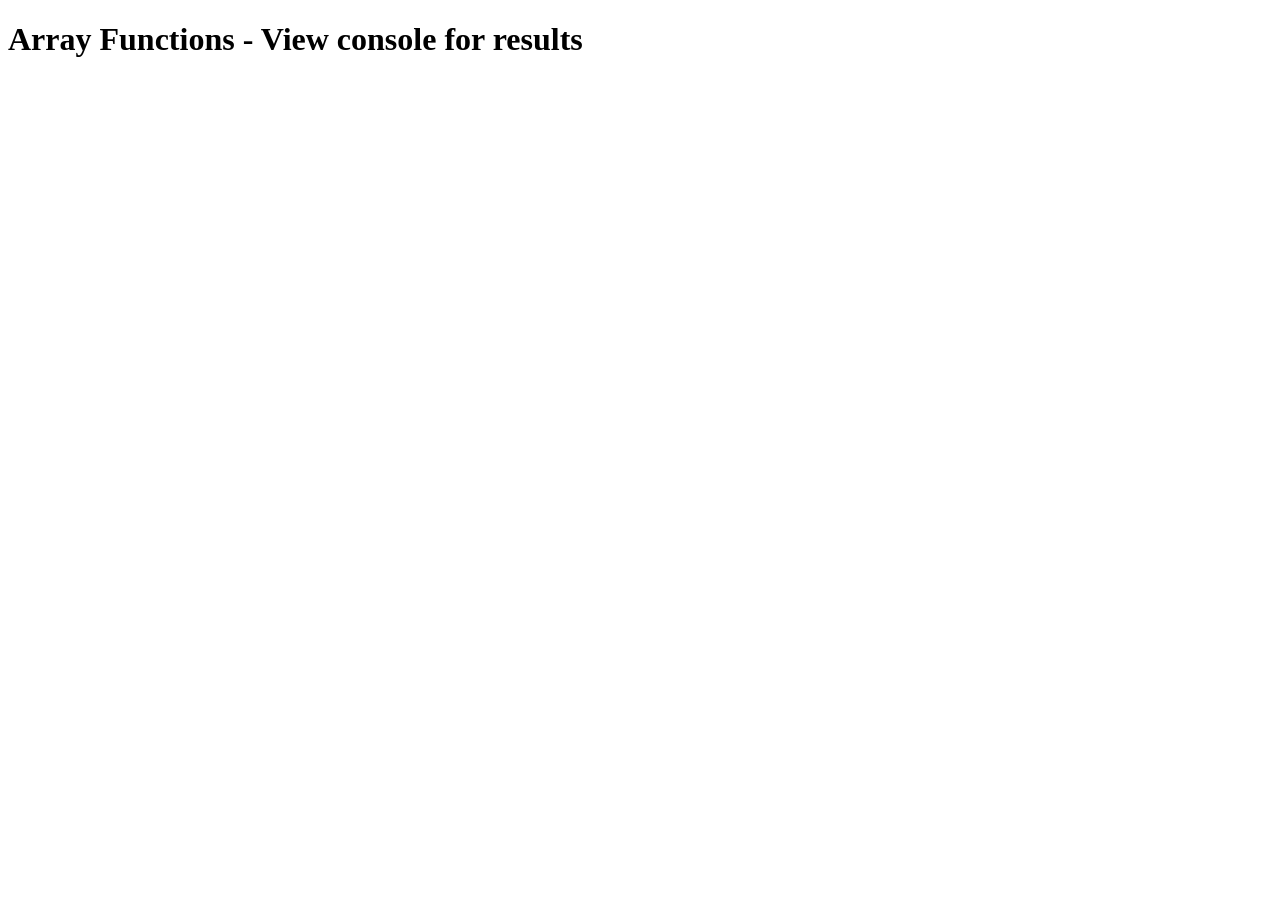
<file: f2020-chapter10/lab10-ex01.html>
<!DOCTYPE html>
<html>
<head>
   <meta charset="utf-8"/>  
    <title>Lab 10</title>   
    <script src="js/lab10-ex01.js"></script>
</head>
<body>

<h1>Array Functions - View console for results</h1>
</body>
</html>
</file>
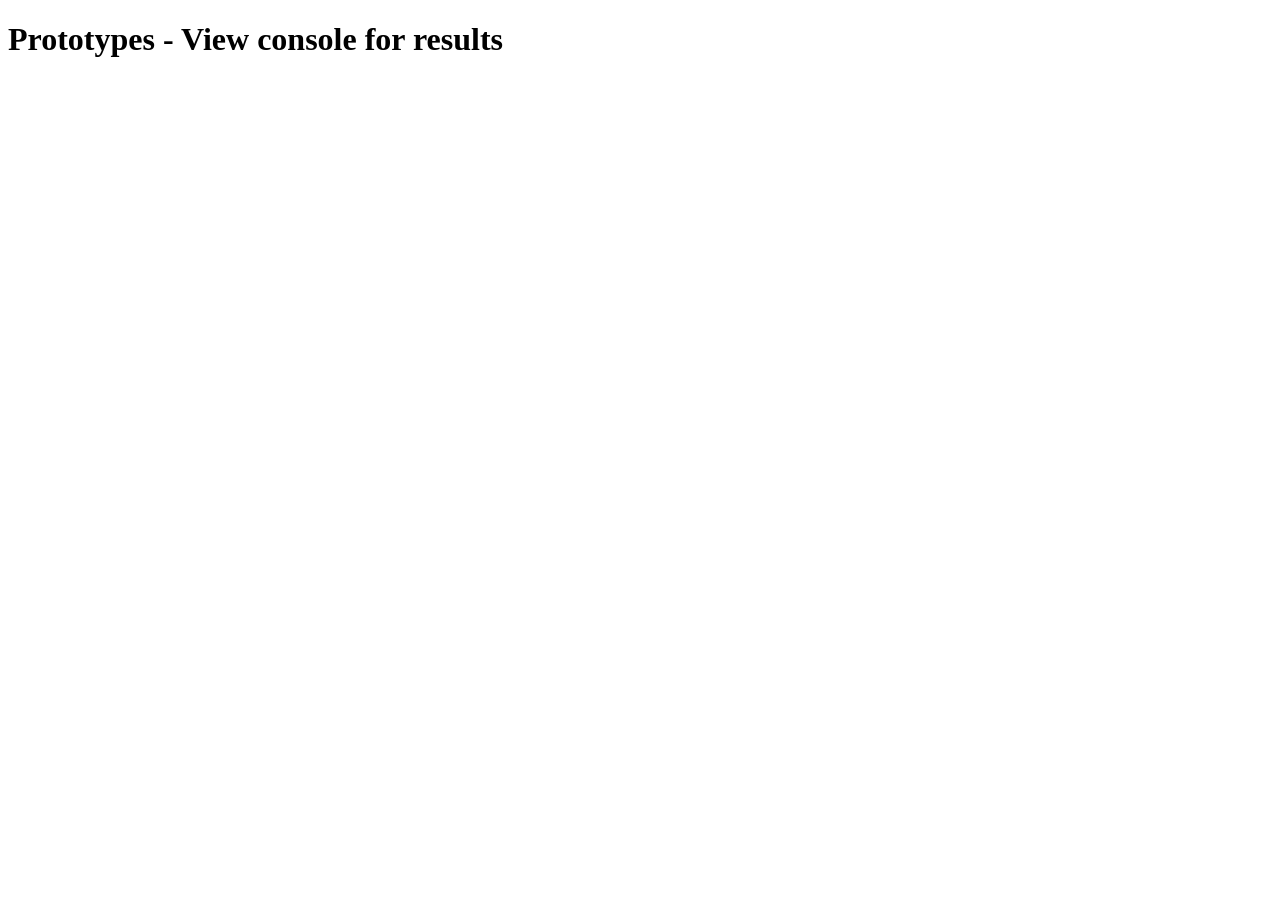
<file: f2020-chapter10/lab10-ex02.html>
<!DOCTYPE html>
<html>
<head>
   <meta charset="utf-8"/>  
    <title>Lab 10</title>   
    <script src="js/lab10-ex02.js"></script>
</head>
<body>

<h1>Prototypes - View console for results</h1>
</body>
</html>
</file>
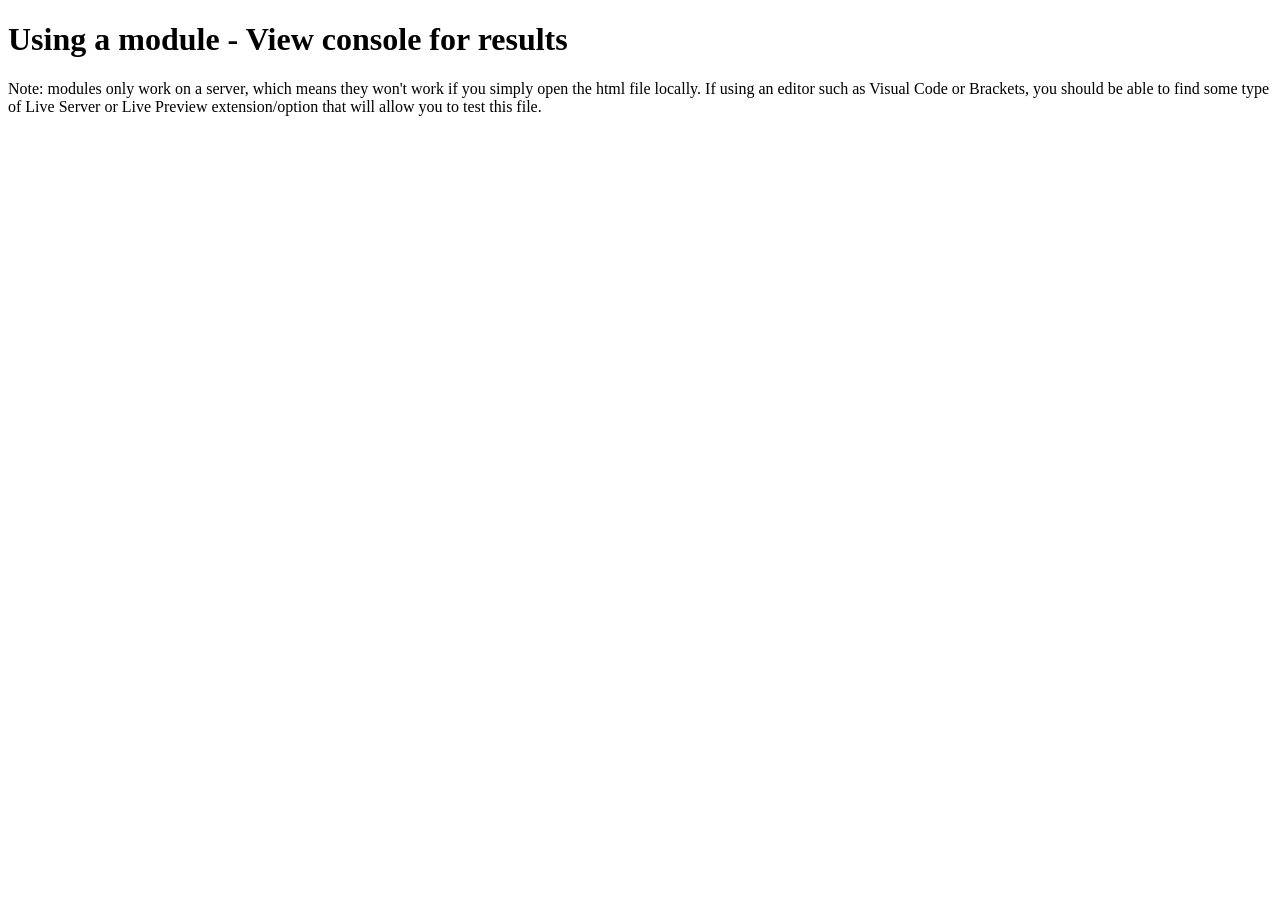
<file: f2020-chapter10/lab10-ex03.html>
<!DOCTYPE html>
<html>
<head>
   <meta charset="utf-8"/>  
    <title>Lab 10</title>   

    <script src="js/lab10-ex03.js" ></script>
</head>
<body>

<h1>Using a module - View console for results</h1>
<p>Note: modules only work on a server, which means they won't work if you simply open the html file locally. 
   If using an editor such as Visual Code or Brackets, you should be able to 
   find some type of Live Server or Live Preview extension/option that will allow you to test this file.</p>
</body>
</html>
</file>
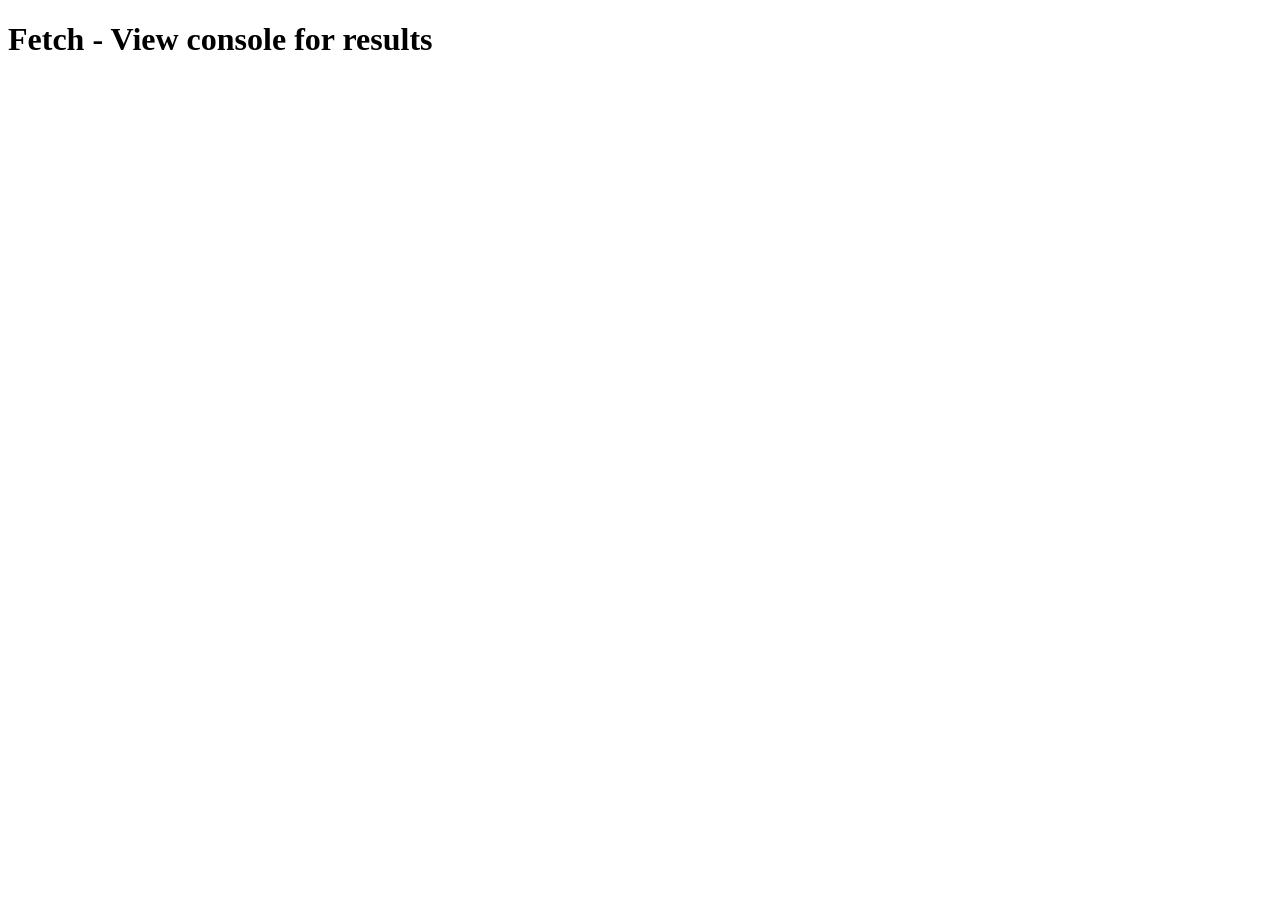
<file: f2020-chapter10/lab10-ex04.html>
<!DOCTYPE html>
<html>
<head>
   <meta charset="utf-8"/>  
    <title>Lab 10</title>   
    <script src="js/lab10-ex04.js"></script>
</head>
<body>

<h1>Fetch - View console for results</h1>
</body>
</html>
</file>
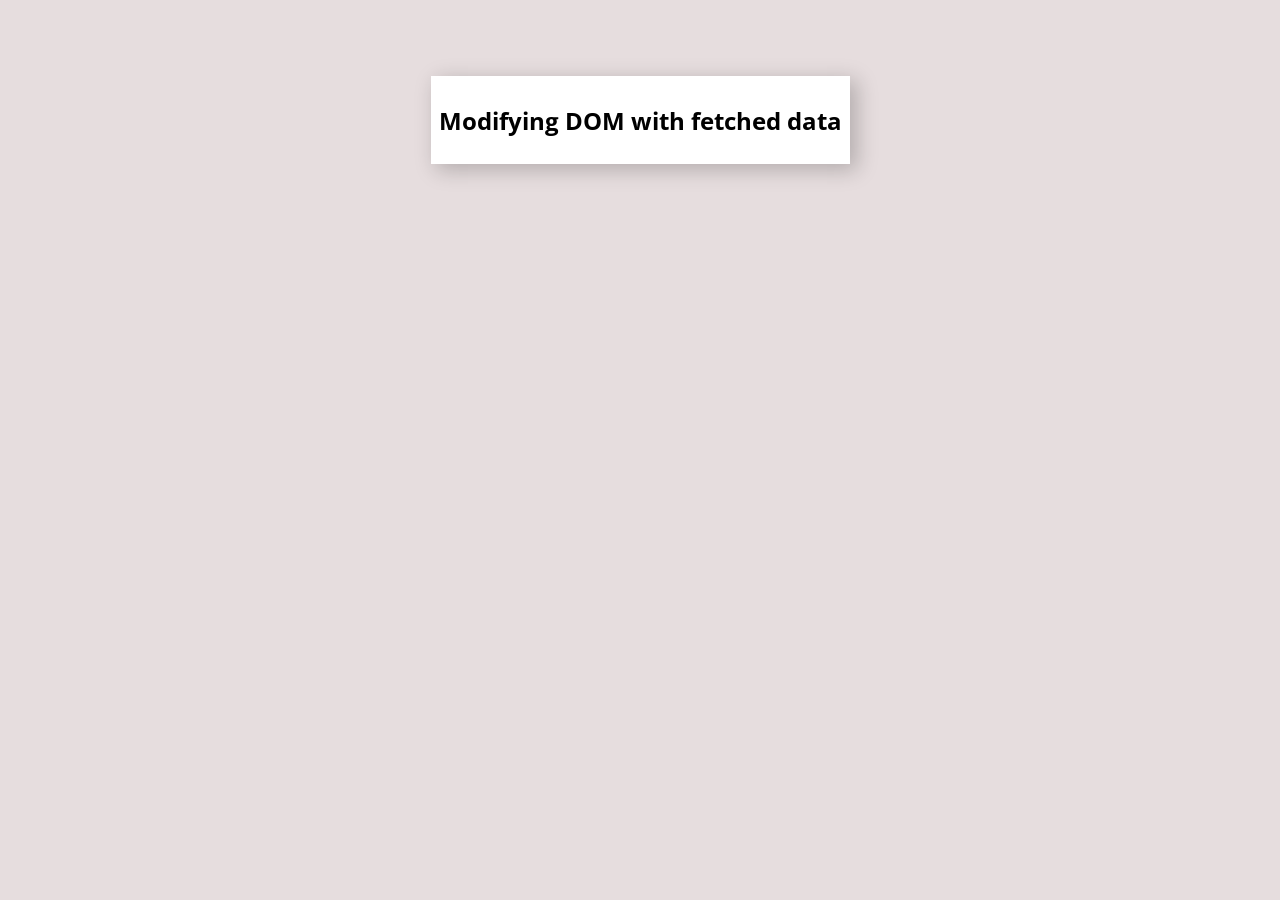
<file: f2020-chapter10/lab10-ex05.html>
<!DOCTYPE html>
<html>
<head>
   <meta charset="utf-8"/>  
    <title>Lab 10</title>   
    <link href="https://fonts.googleapis.com/css?family=Open+Sans:400,400i,700,800" rel="stylesheet">    
    <link rel="stylesheet" href="css/lab10-ex05.css">    
    <script src="js/lab10-ex05.js"></script>
</head>
<body>
<main class="container">
    <article class=box>
        <h1>Modifying DOM with fetched data</h1>
        <ul>
        </ul>         
    </article>
</main>

</body>
</html>
</file>
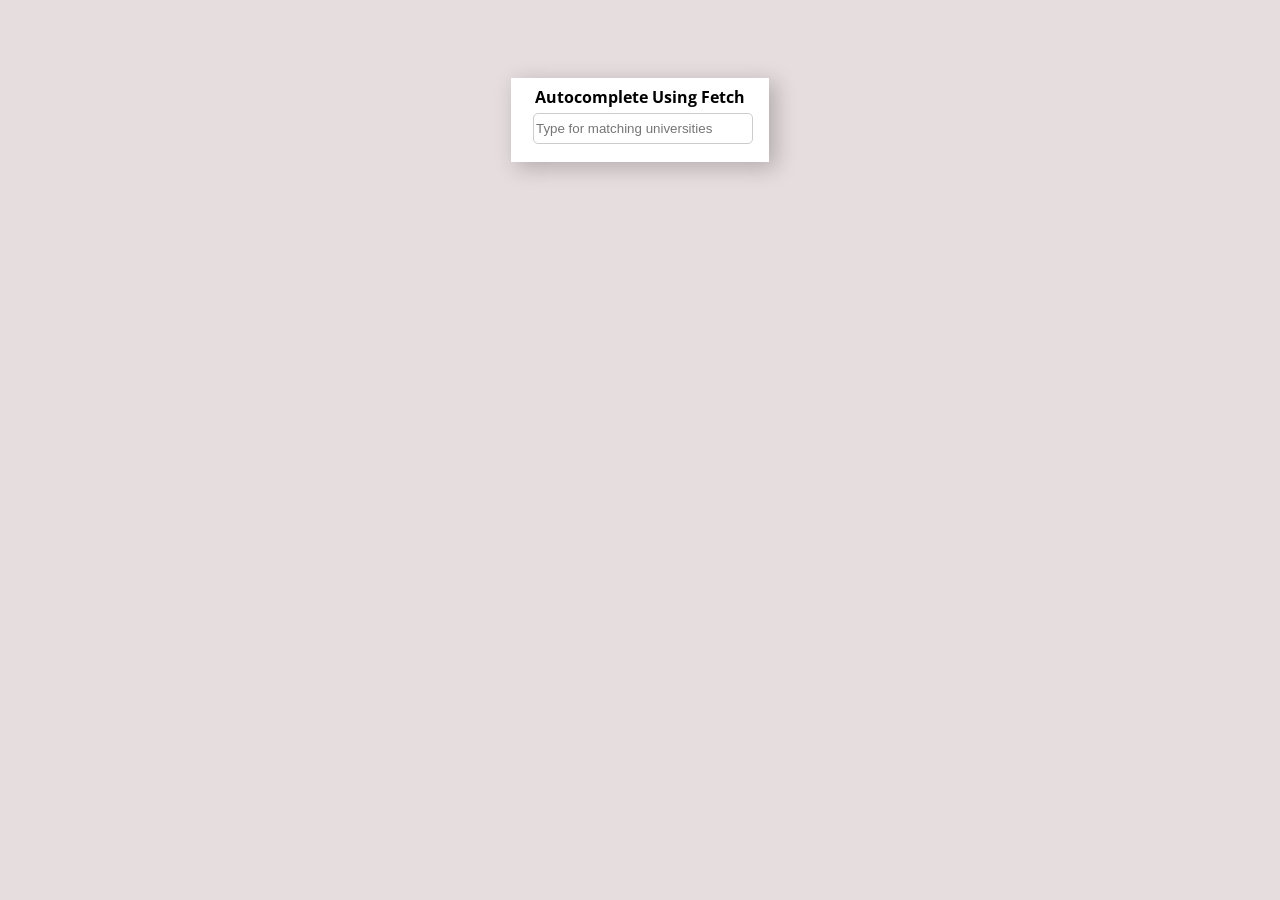
<file: f2020-chapter10/lab10-ex06.html>
<!DOCTYPE html>
<html>
<head>
   <meta charset="utf-8"/>  
    <title>Lab 10</title>   

    <link href="https://fonts.googleapis.com/css?family=Open+Sans:400,400i,700,800" rel="stylesheet">    
    <link rel="stylesheet" href="css/lab10-ex06.css">
    <script src="js/lab10-ex06.js"></script>
</head>
<body>

<main class="container">

    <form class=box>
        <fieldset>
            <legend>Autocomplete Using Fetch </legend>
            <input type="text" class="search" placeholder="Type for matching universities" list="filterList">
            <datalist id="filterList">
            </datalist>
        </fieldset>
    </form>

</main>

</body>
</html>
</file>
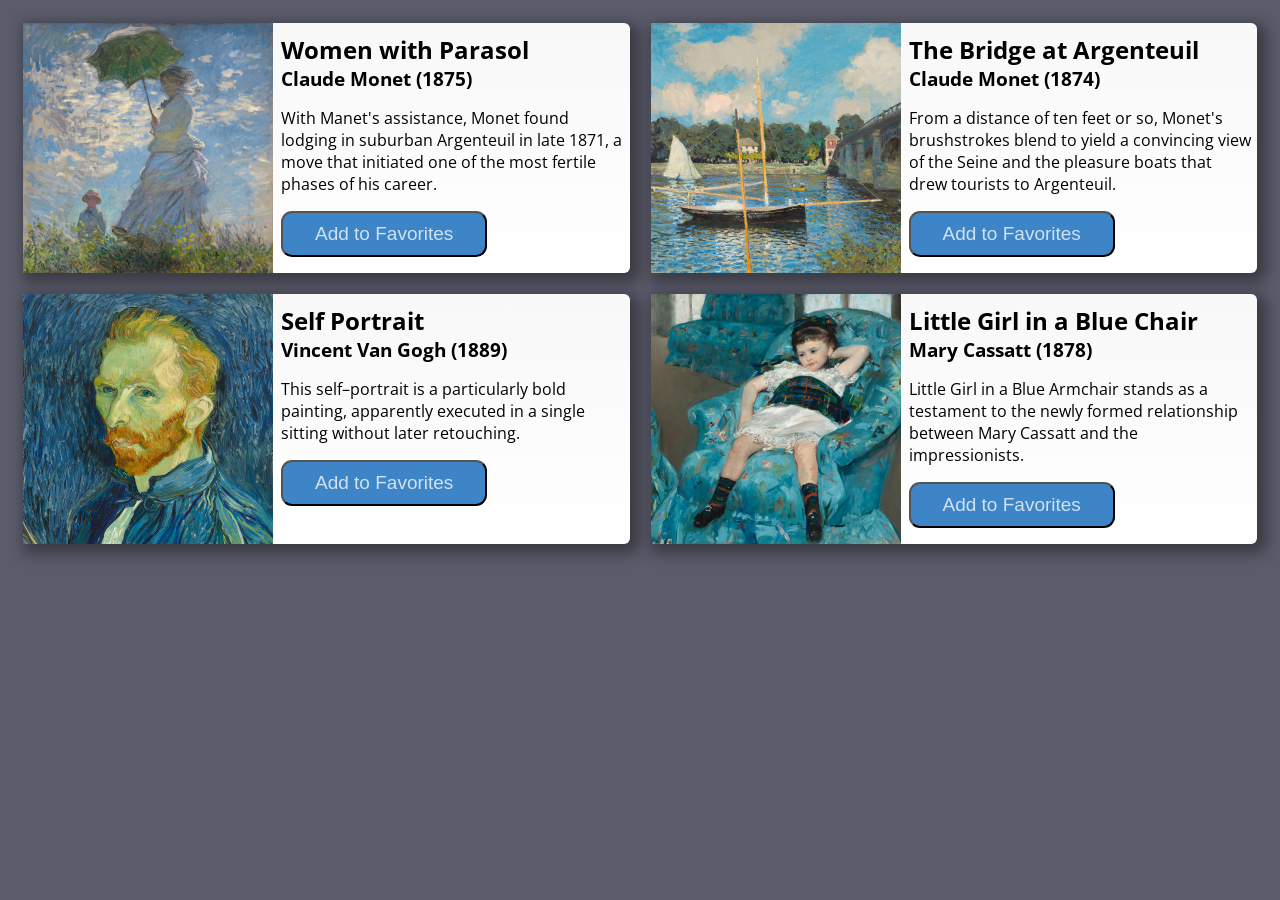
<file: f2020-chapter10/lab10-ex07.html>
<!DOCTYPE html>
<html>
<head>
   <meta charset="utf-8"/>  
    <title>Lab 10</title>   

    <link href="https://fonts.googleapis.com/css?family=Open+Sans:400,400i,700,800" rel="stylesheet">    
    <link rel="stylesheet" href="css/lab10-ex07.css">
    <script src="js/paintings.js" type="module"></script>
    <script src="js/lab10-ex07.js" type="module"></script>    
</head>
<body>

<main class="container">
<div id="snackbar"></div>
</main>

</body>
</html>
</file>
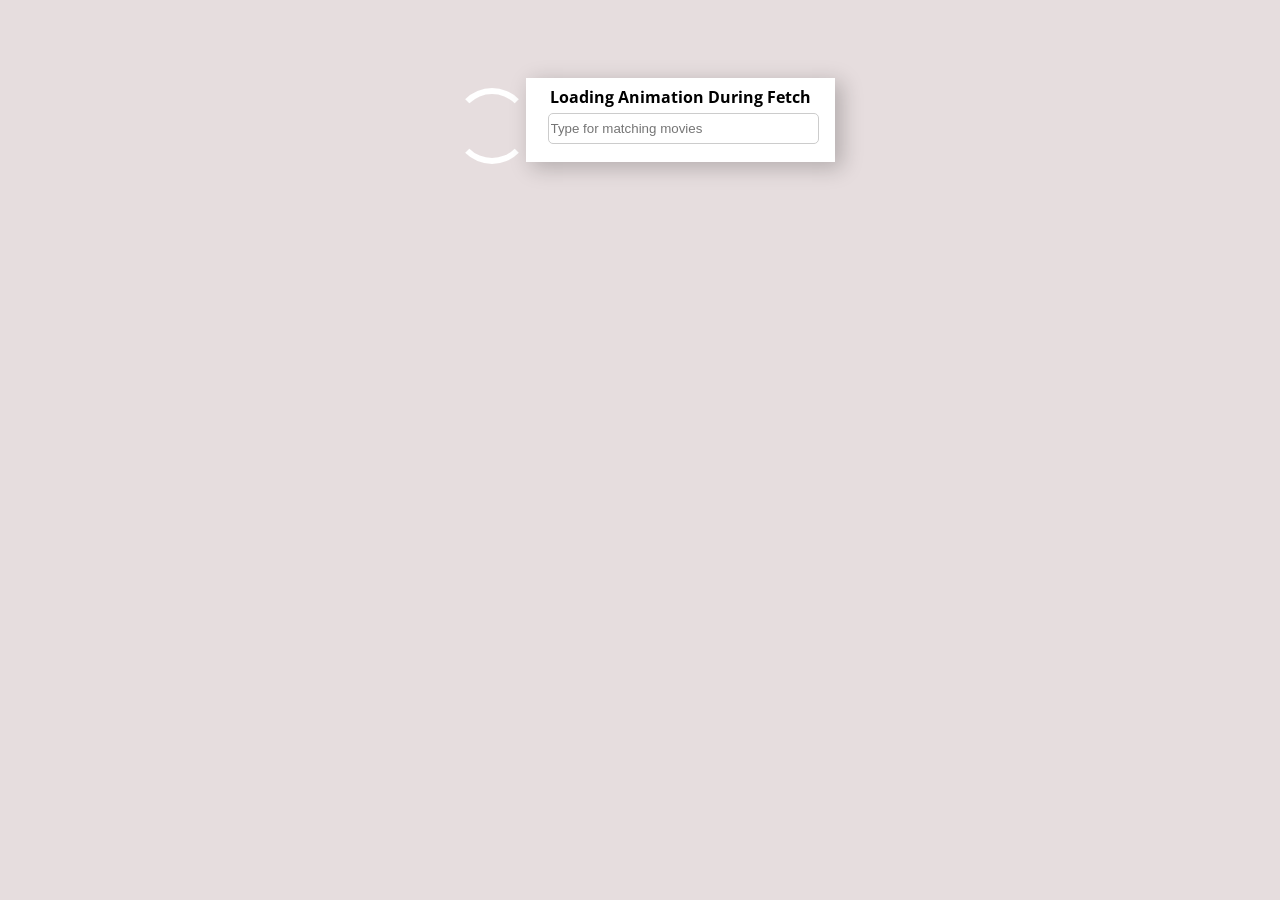
<file: f2020-chapter10/lab10-ex08.html>
<!DOCTYPE html>
<html>
<head>
   <meta charset="utf-8"/>  
    <title>Lab 10</title>   

    <link href="https://fonts.googleapis.com/css?family=Open+Sans:400,400i,700,800" rel="stylesheet">    
    <link rel="stylesheet" href="css/lab10-ex08.css">
    <script src="js/lab10-ex08.js"></script>
</head>
<body>

<main class="container">
   <div id="movieLoading" class="lds-dual-ring"></div>
    <form class=box>
        <fieldset>
            <legend>Loading Animation During Fetch </legend>
            <input type="text" class="search" placeholder="Type for matching movies" list="filterList">
            <datalist id="filterList">
            </datalist>
        </fieldset>
    </form>

</main>

</body>
</html>
</file>
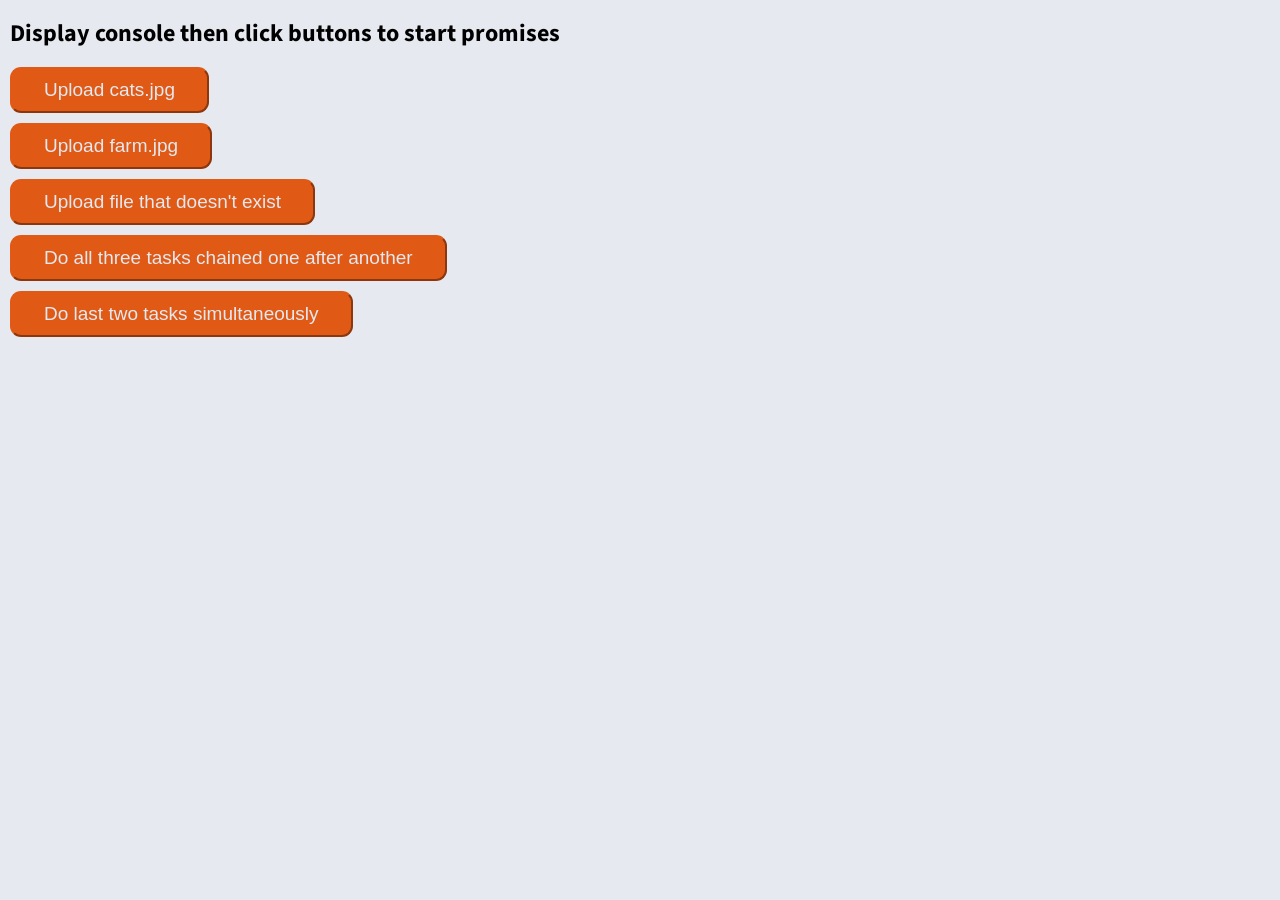
<file: f2020-chapter10/lab10-ex09.html>
<!DOCTYPE html>
<html>
<head>
   <meta charset="utf-8"/>  
    <title>Lab 10</title>   
    <link href="https://fonts.googleapis.com/css2?family=Source+Sans+Pro:ital,wght@0,400;0,600;1,400&display=swap" rel="stylesheet">
    <link rel="stylesheet" href="css/lab10-ex09.css">
    <script src="js/lab10-ex09.js"></script>    
</head>
<body>
   <h1>Display console then click buttons to start promises</h1>
   <button id="catButton">Upload cats.jpg</button>
   <button id="farmButton">Upload farm.jpg</button>
   <button id="mistakeButton">Upload file that doesn't exist</button>
   <button id="chainedButton">Do all three tasks chained one after another</button>
   <button id="simultaneousButton">Do last two tasks simultaneously</button>
</body>
</html>
</file>
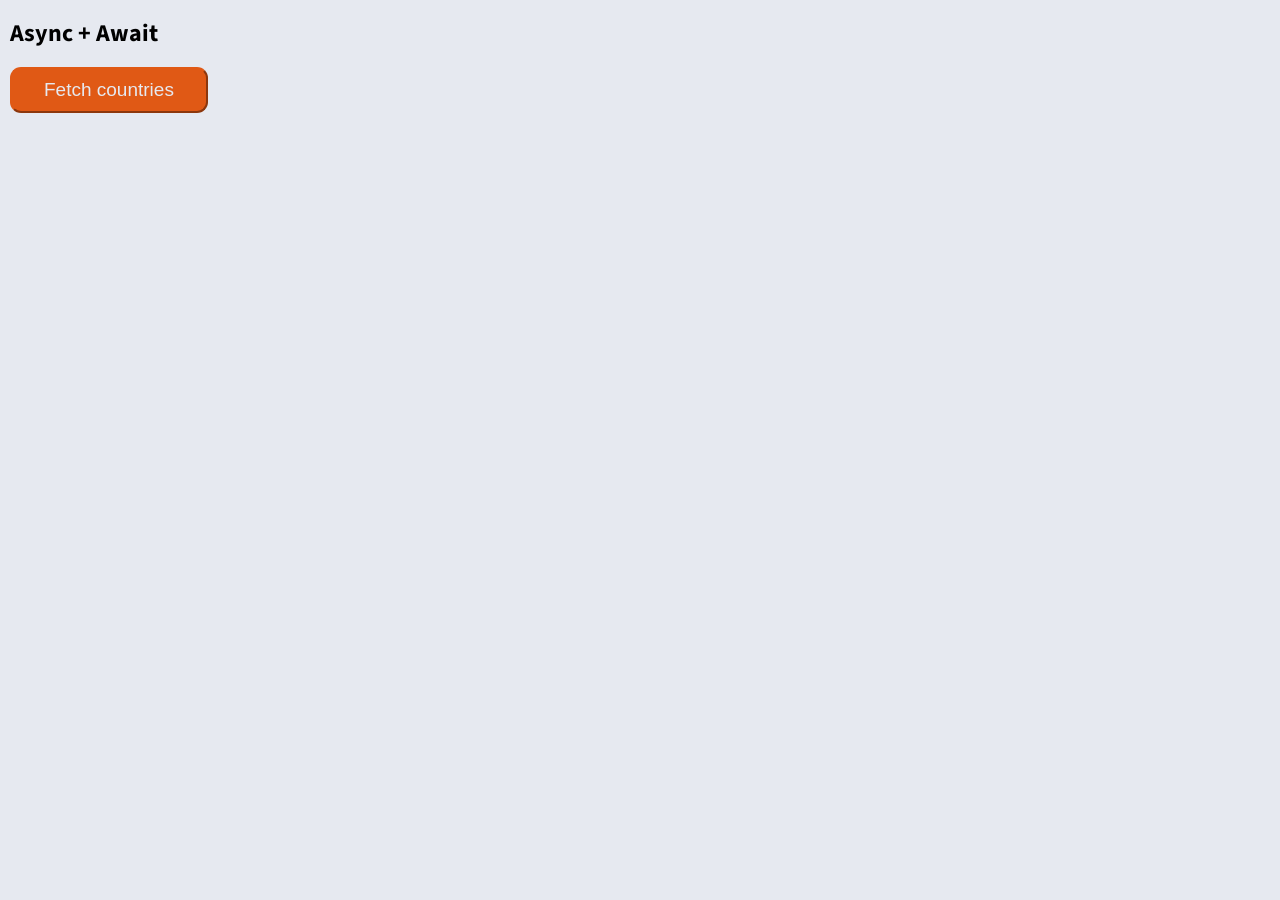
<file: f2020-chapter10/lab10-ex10.html>
<!DOCTYPE html>
<html>
<head>
   <meta charset="utf-8"/>  
    <title>Lab 10</title>   
    <link href="https://fonts.googleapis.com/css2?family=Source+Sans+Pro:ital,wght@0,400;0,600;1,400&display=swap" rel="stylesheet">
    <link rel="stylesheet" href="css/lab10-ex10.css">
    <script src="js/lab10-ex10.js"></script>    
</head>
<body>
<header>
   <h1>Async + Await</h1>
   <button id="fetchButton">Fetch countries</button>
</header>
<main>
   <section id="filters">
      <select id="countries">
         <option value="0">Select a country</option>
      </select>
      <select id="cities"></select> 
   </section>
</main>
</body>
</html>
</file>
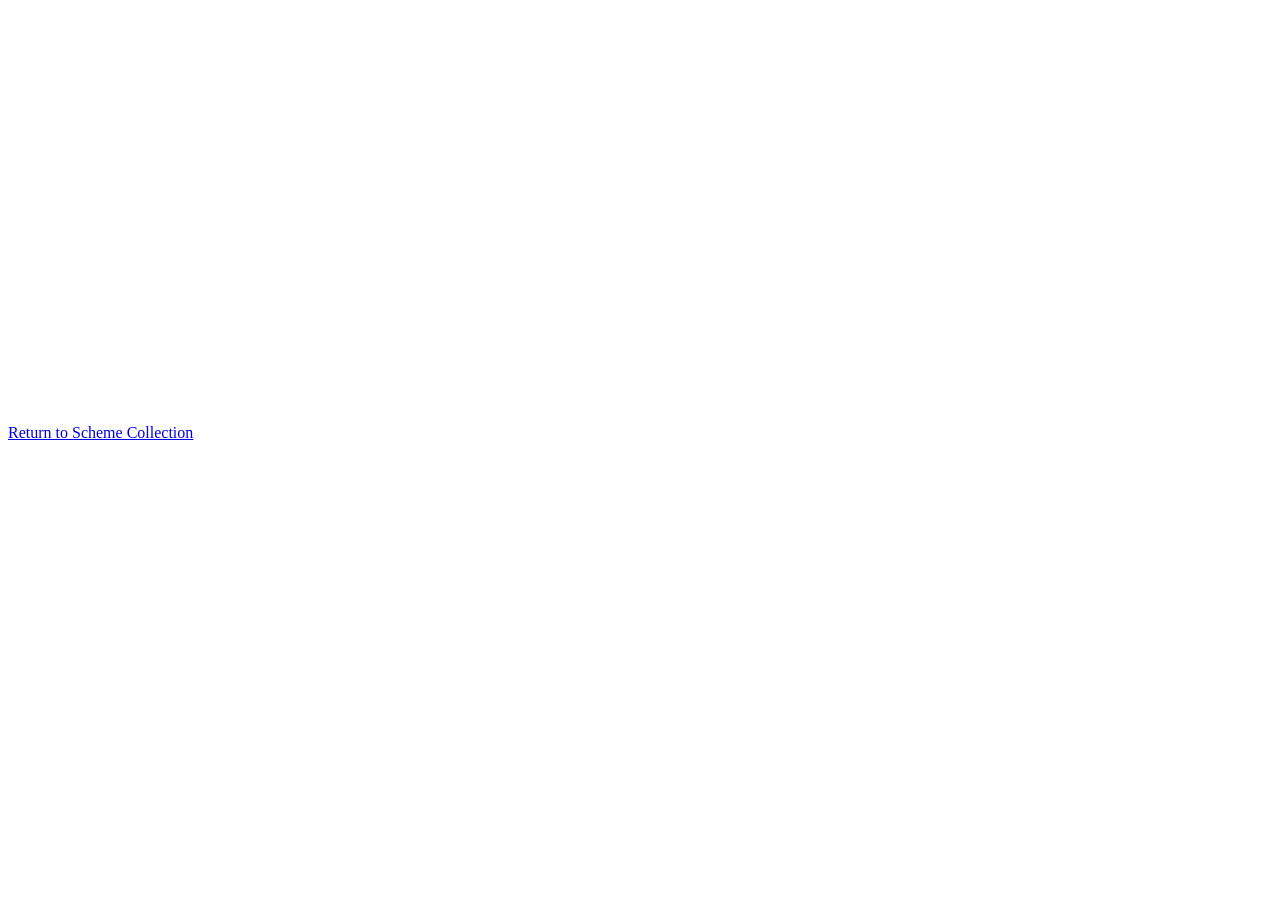
<file: f2020-chapter10/lab10-ex11-tester.html>
<!DOCTYPE html>
<html>
<head>
   <meta charset="utf-8"/>  
    <title>Lab 10</title>   
    <link href="https://fonts.googleapis.com/css?family=Open+Sans:400,400i,700,800" rel="stylesheet">    
    <link rel="stylesheet" href="css/lab10-ex11-tester.css">
    <script src="js/lab10-ex11-tester.js"></script>
</head>
<body>
<main>
    <section id="color1"><span></span></section>
    <section id="color2"><span></span></section>
    <section id="color3"><span></span></section>
    <section id="color4"><span></span></section>
    <section id="color5"><span></span></section>
</main>
    <p><a href="lab10-ex11.html">Return to Scheme Collection</a></p>
</body>
</html>
</file>
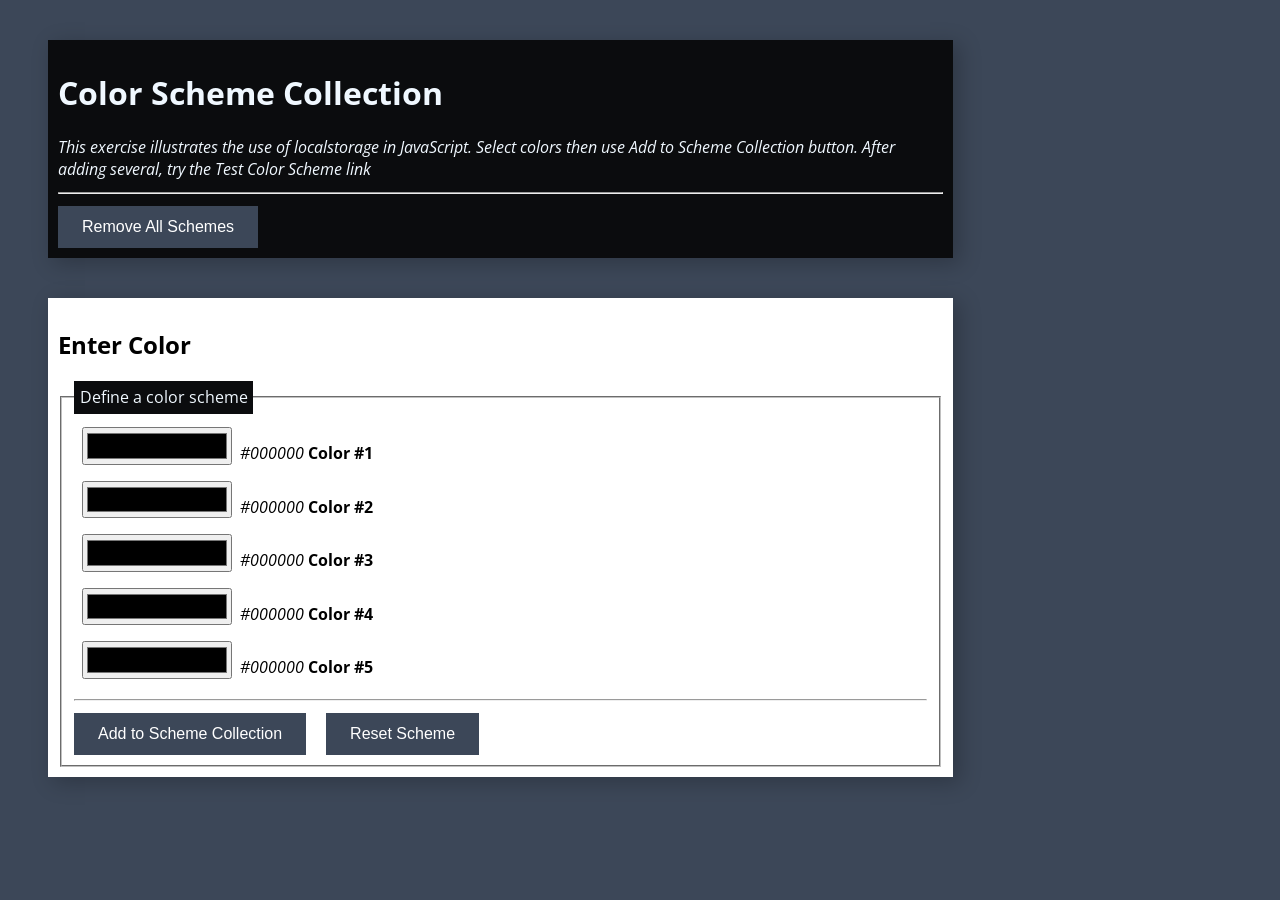
<file: f2020-chapter10/lab10-ex11.html>
<!DOCTYPE html>
<html>
<head>
   <meta charset="utf-8"/>  
    <title>Lab 10</title>   
    <link href="https://fonts.googleapis.com/css?family=Open+Sans:400,400i,700,800" rel="stylesheet">    
    <link rel="stylesheet" href="css/lab10-ex11.css">
    <script src="js/lab10-ex11.js"></script>
</head>
<body>

    
<main class="container">
    <h1>Color Scheme Collection</h1>
    <em>This exercise illustrates the use of localstorage in JavaScript. Select colors then use Add to Scheme Collection button. After adding several, try  the Test Color Scheme link </em>
    <article class="scheme-group">    
        <!-- Note the comment below provides the markup for a sample <section> element; it is there to show you
             the markup that your javascript will need to generate -->
       
<!--<section class="scheme" data-scheme-num="0">
    <div class="preview">
        <div class="color-box" data-color-num="1" style="background-color:#8AC927"></div>
        <div class="color-box" data-color-num="2" style="background-color:#BaBA39"></div>
        <div class="color-box" data-color-num="3" style="background-color:#7BC4C6"></div>
        <div class="color-box" data-color-num="4" style="background-color:#E08A2F"></div>
        <div class="color-box" data-color-num="5" style="background-color:#C9303D"></div>
    </div>
    <div class="actions">
        <a href="lab10-ex11-tester.html">Test Color Scheme</a>
    </div>        
</section>-->
    </article>
    <hr>
    
    <button id="btnRemoveAll">Remove All Schemes</button>

</main>


<aside>
    <h2>Enter Color</h2>
    <form class="colorEntry">
        <fieldset>
            <legend>Define a color scheme</legend>
            <div>
                <input type=color id="color1" name="color"/><span>#000000</span> <label for="color1">Color #1</label>
            </div>
            <div>
                <input type=color id="color1" name="color"/><span>#000000</span> <label for="color1">Color #2</label>
            </div>
            <div>
                <input type=color id="color1" name="color"/><span>#000000</span> <label for="color1">Color #3</label>
            </div>
            <div>
                <input type=color id="color1" name="color"/><span>#000000</span> <label for="color1">Color #4</label>
            </div>
            <div>
                <input type=color id="color1" name="color"/><span>#000000</span> <label for="color1">Color #5</label>
            </div>  
            <hr>
            <button type=submit>Add to Scheme Collection</button>
			<button type="reset">Reset Scheme</button>
        </fieldset>
    </form>
</aside>
</body>
</html>
</file>
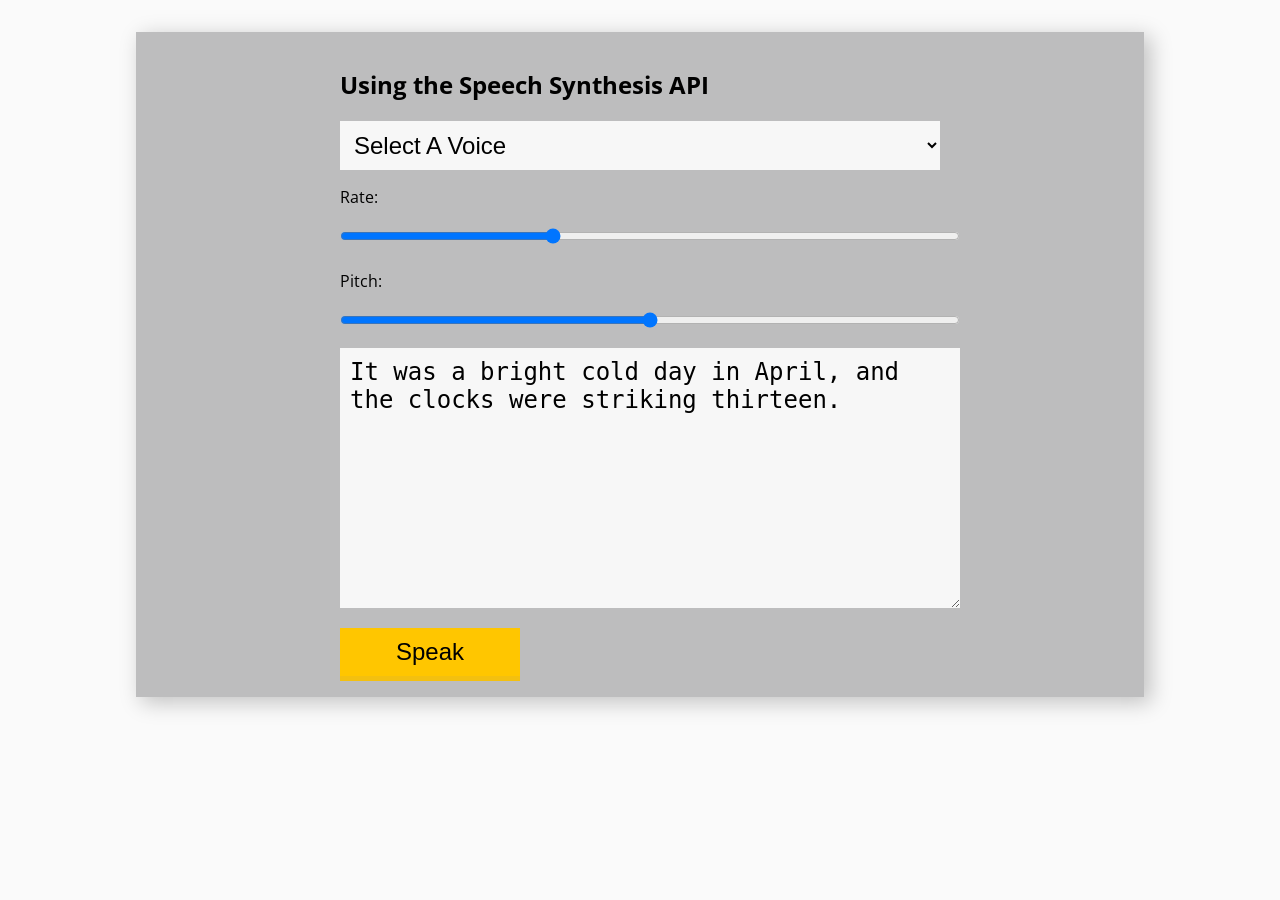
<file: f2020-chapter10/lab10-ex12.html>
<!DOCTYPE html>
<html>
<head>
   <meta charset="utf-8"/>  
    <title>Lab 10</title>   

    <link href="https://fonts.googleapis.com/css?family=Open+Sans:400,400i,700,800" rel="stylesheet">    
    <link rel="stylesheet" href="css/lab10-ex12.css">
    <script src="js/lab10-ex12.js"></script>
</head>
<body>

<main class="container">
    <article>
        <h1>Using the Speech Synthesis API</h1>
        <form>
            <select id="voices">
                <option value="">Select A Voice</option>
            </select>

            <label for="rate">Rate:</label>
            <input id="rate" type="range" min="0" max="3" value="1" step="0.1">

            <label for="pitch">Pitch:</label>
            <input id="pitch" type="range" min="0" max="2" step="0.1">
            
            <textarea name="text">It was a bright cold day in April, and the clocks were striking thirteen.</textarea>
            
            <button id="speak">Speak</button>                
        </form>
        
    </article>
</main>
</body>
</html>
</file>
<file: f2020-chapter10/css/lab10-ex05.css>
body {
   font-family: Open Sans, sans-serif;
   background-color: #E6DDDE;
   display: flex;
   align-items: center;    
   justify-content: center;
}

.container {
   display: flex;
   align-items: center;
   justify-content: center;
   min-height: 10em;
   margin-top: 2em;
}

.box {
   max-width: 100%;
   background-color: white;
   padding: 0.5em;
   box-shadow: 6px 5px 20px 1px rgba(0,0,0,0.22);
}

li {
   list-style: none;
}
</file>
<file: f2020-chapter10/css/lab10-ex06.css>
body {
    font-family: Open Sans, sans-serif;
    background-color: #E6DDDE;
    display: flex;
    align-items: center;    
    justify-content: center;
}

.container {
    display: flex;
    align-items: center;
    justify-content: center;
    min-height: 10em;
    margin-top: 2em;
}

.box {
    max-width: 100%;
    background-color: white;
    padding: 0.5em;
    box-shadow: 6px 5px 20px 1px rgba(0,0,0,0.22);
}

fieldset { border: 0pt}
legend { font-weight: 700; }

input {
    border: none;
    border: solid 1px #CCCCCC;
    border-radius: 5px;
    width: 100%;
    height: 2em;
}

.box ul {
    list-style: none;
    
}

.box h1 {
    font-size: 1.2em;
}
</file>
<file: f2020-chapter10/css/lab10-ex07.css>
body {
   font-family: Open Sans, sans-serif;
   background-color: #5b5c6b;
   display: flex;
   align-items: center;    
   justify-content: center;
   margin: 0;
   padding: 15px;
   box-sizing: border-box;
}
h2, h3 {
   margin: 0;
   padding: 0;
}
h2 {
   margin-top: 10px;
}
.container {
   display: grid;
   grid-template-columns: 1fr 1fr;
   grid-template-rows: 1fr 1fr;
   grid-column-gap: 5px;
   grid-row-gap: 5px;
}

.card {

   background-color: #fff;
   background: linear-gradient(#f8f8f8, #fff);
   box-shadow: 0 8px 16px -8px rgba(0,0,0,0.4);
   border-top-right-radius: 6px;
   border-bottom-right-radius: 6px;
   margin: 0.5rem;
   height: 250px;
   box-shadow: 5px 5px 14px 5px rgba(0,0,0,0.36);

   display: grid;
   grid-template-columns: 1fr 2fr;
   grid-column-gap: 8px;
 }
 .card p {
    margin-right: 5px;
 }

 button {
   background:    #3d85c6;
   border-radius: 11px;
   padding:       10px 32px;
   color:         #cfe2f3;
   display:       inline-block;
   font-size:     19px;
   text-align:    center;    
 }

 .card img {
    width: 250px;
 }

/* FROM https://www.w3schools.com/howto/howto_js_snackbar.asp */

 /* The snackbar - position it at the top and in the middle of the screen */
#snackbar {
   visibility: hidden; /* Hidden by default. Visible on click */
   min-width: 250px; /* Set a default minimum width */
   margin-left: -125px; /* Divide value of min-width by 2 */
   background-color: #333; /* Black background color */
   color: #fff; /* White text color */
   text-align: center; /* Centered text */
   border-radius: 2px; /* Rounded borders */
   padding: 16px; /* Padding */
   position: fixed; /* Sit on top of the screen */
   z-index: 1; /* Add a z-index if needed */
   left: 50%; /* Center the snackbar */
   top: 15px; /* 30px from the top */
 }
 
 /* Show the snackbar when clicking on a button (class added with JavaScript) */
 #snackbar.show {
   visibility: visible; /* Show the snackbar */
   /* Add animation: Take 0.5 seconds to fade in and out the snackbar.
   However, delay the fade out process for 2.5 seconds */
   -webkit-animation: fadein 0.5s, fadeout 0.5s 2.5s;
   animation: fadein 0.5s, fadeout 0.5s 2.5s;
 }
 
 /* Animations to fade the snackbar in and out */
 @-webkit-keyframes fadein {
   from {top: 0; opacity: 0;}
   to {top: 15px; opacity: 1;}
 }
 
 @keyframes fadein {
   from {top: 0; opacity: 0;}
   to {top: 15px; opacity: 1;}
 }
 
 @-webkit-keyframes fadeout {
   from {top: 15px; opacity: 1;}
   to {top: 0; opacity: 0;}
 }
 
 @keyframes fadeout {
   from {top: 15px; opacity: 1;}
   to {top: 0; opacity: 0;}
 }
</file>
<file: f2020-chapter10/css/lab10-ex08.css>
body {
   font-family: Open Sans, sans-serif;
   background-color: #E6DDDE;
   display: flex;
   align-items: center;    
   justify-content: center;
}

.container {
   display: flex;
   align-items: center;
   justify-content: center;
   min-height: 10em;
   margin-top: 2em;
}

.box {
   max-width: 100%;
   background-color: white;
   padding: 0.5em;
   box-shadow: 6px 5px 20px 1px rgba(0,0,0,0.22);
}

fieldset { border: 0pt}
legend { font-weight: 700; }
input {
   border: none;
   border: solid 1px #CCCCCC;
   border-radius: 5px;
   width: 100%;
   height: 2em;
}

.box ul {
   list-style: none;
   
}

.box h1 {
   font-size: 1.2em;
}

/* CSS Loader source: https://loading.io/css/ */
.lds-dual-ring {
   display: inline-block;
   width: 80px;
   height: 80px;
 }
 .lds-dual-ring:after {
   content: " ";
   display: block;
   width: 64px;
   height: 64px;
   margin: 8px;
   border-radius: 50%;
   border: 6px solid #fff;
   border-color: #fff transparent #fff transparent;
   animation: lds-dual-ring 1.2s linear infinite;
 }
 @keyframes lds-dual-ring {
   0% {
     transform: rotate(0deg);
   }
   100% {
     transform: rotate(360deg);
   }
 }
</file>
<file: f2020-chapter10/css/lab10-ex09.css>
body {
   background-color: #e6e9f0;

   margin: 10px;
   padding: 0;
   box-sizing: border-box;
   font-family: 'Source Sans Pro', sans-serif;  
   font-weight: 400;
   font-size: 1.2rem;
}
h1 {
   font-size: 1.5rem;
}
button {
   background:    #e05915;
   border-radius: 11px;
   border-color: #e05915;
   padding:       10px 32px;
   color:         #e6e9f0;
   display:       block;
   font-size:     19px;
   text-align:    center;  
   margin-top:    10px;  
 }
</file>
<file: f2020-chapter10/css/lab10-ex10.css>
body {
   background-color: #e6e9f0;

   margin: 10px;
   padding: 0;
   box-sizing: border-box;
   font-family: 'Source Sans Pro', sans-serif;  
   font-weight: 400;
   font-size: 1.2rem;
}
h1 {
   font-size: 1.5rem;
}
h2 {
   font-size: 1.2rem;
}
button {
   background:    #e05915;
   border-radius: 11px;
   border-color: #e05915;
   padding:       10px 32px;
   color:         #e6e9f0;
   display:       block;
   font-size:     19px;
   text-align:    center;  
   margin-top:    10px;  
 }
 select {
   height: 2rem;
   margin: 0.5rem
 }
 #filters {
   margin: 0;
   padding: 15px;     
    background-color: #bccbde;
 }
</file>
<file: f2020-chapter10/css/lab10-ex11-tester.css>
html, body {
    height: : 100%;
}
main {
    margin: 0;
    padding: 0;
    display: flex;
    height: 400px;
    min-height: 400px;
    flex-direction: row;
}

section {
    display: flex;
    flex-direction: column;
    justify-content: center;
    text-align: center;
    font-size: 2.5rem;
    color: white;
    flex: 1;
}
span {
    opacity: 0.5;
}

/*#color1 {
    background-color:#32C927;

}
#color2 {
    background-color:#8AC927;

}
#color3 {
    background-color:#7BC4C6;

}
#color4 {
    background-color:#E08A2F;

}
#color5 {
    background-color:#C9303D;

}*/
</file>
<file: f2020-chapter10/css/lab10-ex11.css>
:root {
    --boxSize: 75px;
    --dark: #0B0C0E;
    --neutral: #3C4758;
    --light: aliceblue;
    --blue: #0053ba;
}

body {
    font-family: Open Sans, sans-serif;
    background-color: var(--neutral);

}
button {
    display: inline-block;
    border: none;
    padding: 0.75rem 1.5rem;
    margin: 0 1rem 0 0;
    text-decoration: none;
    background: var(--neutral);
    color: #ffffff;
    font-size: 1rem;
    cursor: pointer;
    text-align: center;
    transition: background 250ms ease-in-out, 
                transform 150ms ease;
    -webkit-appearance: none;
    -moz-appearance: none;
}

button:hover,
button:focus {
    background: var(--blue);
}

button:focus {
    outline: 1px solid #fff;
    outline-offset: -4px;
}

button:active {
    transform: scale(0.99);
}

.container {

    padding: 10px;
    margin: 40px;
    width: 70%;
    background-color: var(--dark);
    color: var(--light);
    box-shadow: 6px 5px 20px 1px rgba(0,0,0,0.22);
}
.scheme {
    display: grid;
    grid-template-columns: calc( var(--boxSize)*5) auto;
    margin-top: 20px;
}
.preview {
    display: grid;
    grid-template-columns: var(--boxSize) var(--boxSize) var(--boxSize) var(--boxSize) var(--boxSize);
    grid-column-gap: 0px;   
}
.actions  {
    margin-top: calc( var(--boxSize) / 2 - 10px);
    margin-left: 50px;
}
.color-box {
    width: var(--boxSize);
    height: var(--boxSize);   
    display: inline-grid;
}
.color-box:nth-child(1) {
    border-radius: 7px 0 0 7px;
}
.color-box:nth-child(5) {
    border-radius: 0 7px 7px 0;
}

aside {
    padding: 10px;
    margin: 40px;
    width: 70%;
    background-color: white;
    box-shadow: 6px 5px 20px 1px rgba(0,0,0,0.22);    
    
}

legend {
    background-color: var(--dark);
    color: var(--light);
    padding: 0.35rem
}
input[type=color] {
    margin: .5rem;
    width: calc( var(--boxSize) * 2 );
    height: calc( var(--boxSize) / 2 );
}
label {
    font-weight: 700;
}
fieldset span {
    font-style: italic;
}
a:link, a:visited {
    color: aqua;
}
hr {
    margin: 0.75rem 0;
}
</file>
<file: f2020-chapter10/css/lab10-ex12.css>
body {
    font-family: Open Sans, sans-serif;
    background-color: #FAFAFA;
}

.container {
    margin: 2rem 8rem;
    background-color: #BDBDBE;
    box-shadow: 6px 5px 20px 1px rgba(0,0,0,0.22);
    display: flex;
    flex-direction: column; 
    align-items: center;
    align-content: center;
    justify-content: center;

}

article {
    width: 600px;
    margin: 1rem;
}

input, button, select, textarea {
  width: 100%;
  display: block;
  margin:10px 0;
  padding:10px;
  border:0;
  font-size: 1.5rem;
  background:#F7F7F7;
  outline:0;
}

textarea {
  height: 15rem;
}


button {
  background:#ffc600;
  border:0;
  width: 30%;
  float:left;
  margin-bottom: 0;
  font-size: 1.5rem;
  border-bottom: 5px solid #F3C010;
  cursor:pointer;
  position: relative;
}


label {
    margin-top: 1rem;
    font-size: 1rem;
    display: block;
}
</file>
